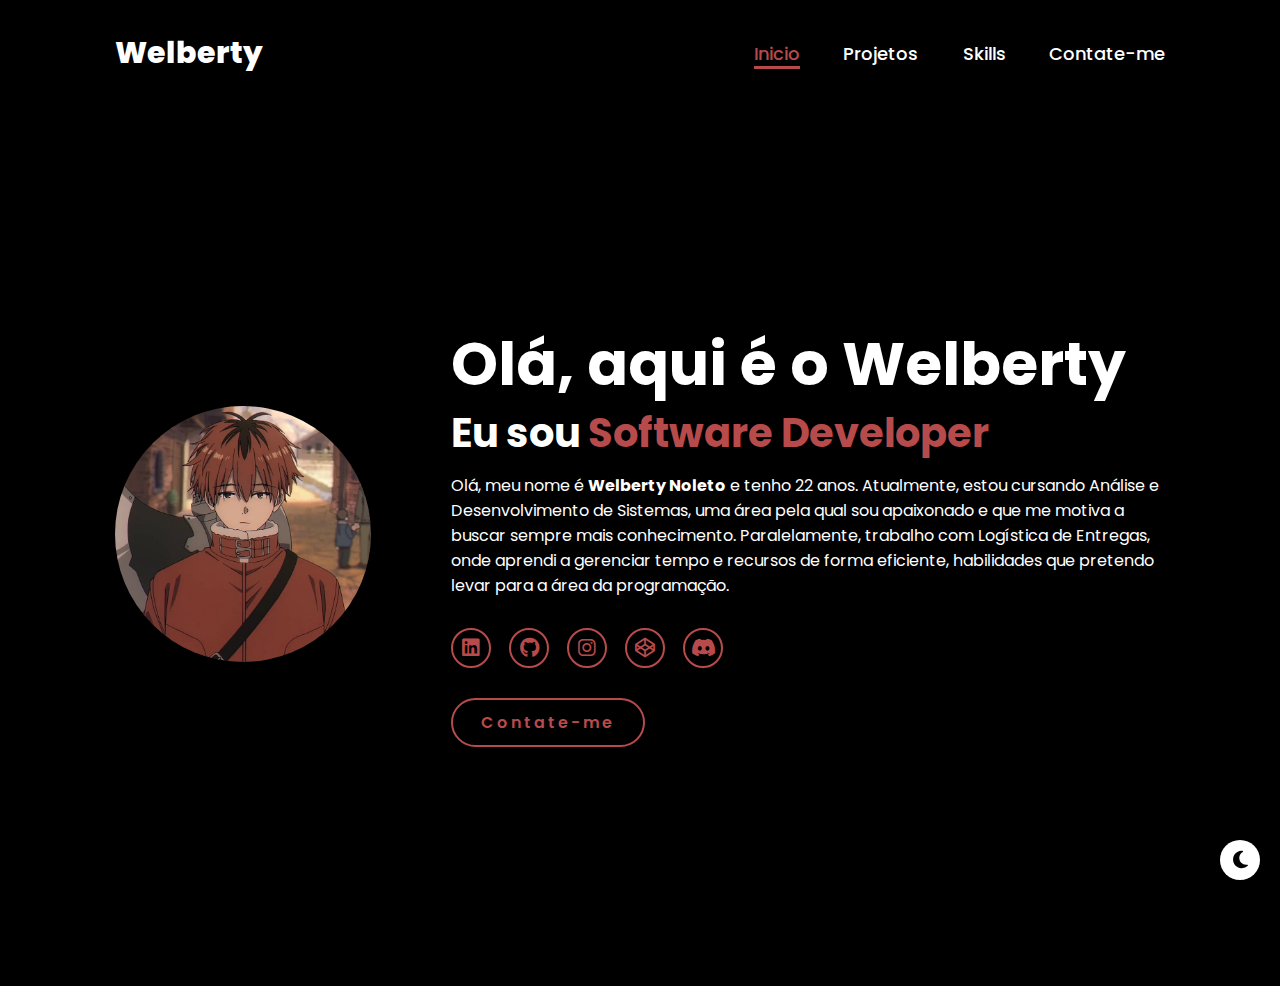
<file: index.html>
<!DOCTYPE html>
<html lang="pt-br">
  <head>
    <meta charset="UTF-8" />
    <meta name="viewport" content="width=device-width, initial-scale=1.0" />
    <link
      rel="stylesheet"
      href="https://cdnjs.cloudflare.com/ajax/libs/font-awesome/6.5.2/css/all.min.css"
    />
    <link rel="stylesheet" href="style.css" />
    <title>Welberty Noleto</title>
  </head>
  <body>
    <header>
      <a href="#" class="logo">Welberty</a>

      <nav>
        <a href="/index.html" class="active"> Inicio</a>
        <a href="#">Projetos </a>
        <a href="#">Skills</a>
        <a href="/contact.html">Contate-me</a>
      </nav>
    </header>
    <section class="home">
      <div class="home-img">
        <img src="/imagens/download (4).jpeg" alt="Logo Satoru Gojo, animne." />
      </div>
      <div class="home-content">
        <h1>Olá, aqui é o Welberty</h1>
        <h3 class="typing-text">Eu sou <span></span></h3>
        <p>
          Olá, meu nome é <strong>Welberty Noleto</strong> e tenho 22 anos.
          Atualmente, estou cursando Análise e Desenvolvimento de Sistemas, uma
          área pela qual sou apaixonado e que me motiva a buscar sempre mais
          conhecimento. Paralelamente, trabalho com Logística de Entregas, onde
          aprendi a gerenciar tempo e recursos de forma eficiente, habilidades
          que pretendo levar para a área da programação.
        </p>
        <div class="social-icons">
          <a href="https://www.linkedin.com/in/welbertynoleto/" target="_blank"
            ><i class="fa-brands fa-linkedin"> </i
          ></a>
          <a href="https://github.com/Welbertyy" target="_blank"
            ><i class="fa-brands fa-github"></i
          ></a>
          <a href="https://www.instagram.com/welberty.mp4/" target="_blank"
            ><i class="fa-brands fa-instagram"></i
          ></a>
          <a href="https://codepen.io/welberty_dev" target="_blank"
            ><i class="fa-brands fa-codepen"></i
          ></a>
          <a href="https://discord.gg/tNR5Da5R" target="_blank"
            ><i class="fa-brands fa-discord"></i
          ></a>
        </div>
        <a href="https://wa.me/94992577894" class="btn" target="_blank"
          >Contate-me</a
        >
      </div>
    </section>

    <!-- Icone para aumentar a transparência -->
    <div id="transparency-icon" title="Aumentar Transparência">
      <i class="fa-solid fa-moon"></i>
    </div>

    <!-- Overlay -->
    <div id="overlay"></div>

    <script>
      // Função para aumentar a transparência
      function toggleTransparency() {
        const body = document.body;
        body.classList.toggle("transparent");
      }

      // Adiciona o evento de clique no ícone
      document
        .getElementById("transparency-icon")
        .addEventListener("click", toggleTransparency);
    </script>
  </body>
</html>
</file>
<file: style.css>
@import url("https://fonts.googleapis.com/css2?family=Poppins:wght@100;200;300;400;500;600&display=swap");

* {
  margin: 0;
  padding: 0;
  box-sizing: border-box;
  text-decoration: none;
  border: none;
  outline: none;
  font-family: "Poppins", sans-serif;
}

html {
  font-size: 62.5%;
}

body {
  width: 100%;
  height: 100vh;
  overflow-x: hidden;
  background-color: rgb(0, 0, 0);
  color: white;
}

header {
  margin-top: 20px;
  top: 0;
  left: 0;
  width: 100%;
  padding: 1rem 9%;
  background-color: transparent;
  filter: drop-shadow(10px);
  display: flex;
  justify-content: space-between;
  align-items: center;
  z-index: 100;
}
.logo {
  font-size: 3rem;
  color: #ffffff;
  font-weight: 800;
  cursor: pointer;
  transition: 0.5s;
}

.logo:hover {
  color: #b74b4b;
}

nav a {
  font-size: 1.8rem;
  color: white;
  margin-left: 4rem;
  font-weight: 500;
  transition: 0.3s ease;
  border-bottom: 3px solid transparent;
}

nav a:hover,
nav a.active {
  color: #b74b4b;
  border-bottom: 3px solid #b74b4b;
}

@media (max-width: 995px) {
  nav {
    position: absolute;
    display: none;
    top: 0;
    right: 0;
    width: 40%;
    border-left: 3px solid #b74b4b;
    border-bottom: 3px solid #b74b4b;
    border-bottom-left-radius: 2rem;
    padding: 1rem solid;
    background-color: #161616;
    border-top: 0.1rem solid rgba(0, 0, 0, 0.1);
  }

  nav.active {
    display: block;
  }

  nav a {
    display: block;
    font-size: 2rem;
    margin: 3rem 0;
  }

  nav a:hover,
  nav a.active {
    padding: 1rem;
    border-radius: 0.5rem;
    border-bottom: 0.5rem solid #b74b4b;
  }
}

section {
  min-height: 100vh;
  padding: 5rem 9% 5rem;
}

.home {
  display: flex;
  justify-content: center;
  align-items: center;
  gap: 8rem;
  background-color: black;
}

.home .home-content h1 {
  font-size: 6rem;
  font-weight: 700;
  line-height: 1.3;
}

span {
  color: #b74b4b;
}

.home-content h3 {
  font-size: 4rem;
  margin-bottom: 1rem;
  font-weight: 700;
}

.home-content p {
  font-size: 1.6rem;
}

.home-img {
  border-radius: 30%;
}

.home-img img {
  position: relative;
  width: 20vw;
  border-radius: 80%;
  box-shadow: 0 0 25px solid #b74b4b;
  cursor: pointer;
  transition: 0.2s linear;
}

.home-img img:hover {
  font-size: 1.8rem;
  font-weight: 500;
  transform: scale(1);
  box-shadow: 0 0 1rem #b74b4b;
  cursor: pointer;
}

.social-icons a {
  display: inline-flex;
  justify-content: center;
  align-items: center;
  width: 4rem;
  height: 4rem;
  background-color: transparent;
  border: 0.2rem solid #b74b4b;
  font-size: 2rem;
  border-radius: 50%;
  margin: 3rem 1.5rem 3rem 0;
  transition: 0.3s ease;
  color: #b74b4b;
}

.social-icons a:hover {
  color: black;
  transform: scale(1.3) translateY(-5px);
  background-color: #b74b4b;
  box-shadow: 0 0 25px #b74b4b;
}

.btn {
  display: inline-block;
  padding: 1rem 2.8rem;
  background-color: black;
  border-radius: 4rem;
  font-size: 1.6rem;
  color: #b74b4b;
  letter-spacing: 0.3rem;
  font-weight: 600;
  border: 2px solid #b74b4b;
  transition: 0.3s ease;
  cursor: pointer;
}

.btn:hover {
  transform: scale3d(1.03);
  background-color: #b74b4b;
  color: black;
  box-shadow: 0 0 25px #b74b4b;
}

.typing-text {
  font-size: 34px;
  font-weight: 600;
  min-width: 280px;
}

.typing-text span {
  position: relative;
}

.typing-text span::before {
  content: "Software Developer";
  color: #b74b4b;
  animation: words 20s infinite;
}

.typing-text span::before {
  content: "Software Developer";
  color: #b74b4b;
  animation: words 12s infinite;
}

@keyframes cursor {
  to {
    border-left: 3px solid #b74b4b;
  }
}

@keyframes words {
  0%,
  25% {
    content: "Web Developer";
  }
  26%,
  50% {
    content: "Developer";
  }
  51%,
  75% {
    content: "Web Designer";
  }
  76%,
  100% {
    content: "Software Developer";
  }
}

@media (max-width: 1000px) {
  .home {
    gap: 4rem;
  }
}

@media (max-width: 995px) {
  .home {
    flex-direction: column;
    margin: 5rem 4rem;
  }

  .home .home-content h3 {
    font-size: 2.5rem;
  }

  .home-content h1 {
    font-size: 5rem;
  }

  .home-img img {
    width: 60vw;
    margin-top: 2rem;
  }
}

/* Outras regras de CSS já fornecidas anteriormente */

#transparency-icon {
  position: fixed;
  bottom: 20px;
  right: 20px;
  width: 4rem;
  height: 4rem;
  background-color: #ffffff;
  color: #000000;
  border-radius: 50%;
  display: flex;
  justify-content: center;
  align-items: center;
  font-size: 2rem;
  box-shadow: 0 0 10px rgba(0, 0, 0, 0.918);
  cursor: pointer;
  transition: background-color 0.3s, color 0.3s;
  z-index: 1000; /* Fica acima de todos os outros elementos */
}

#transparency-icon:hover {
  background-color: #ffffff00;
  color: #ff9900;
}

body.transparent {
  opacity: 0.2; /* Define a transparência da página */
  transition: opacity 0.3s;
}
</file>
